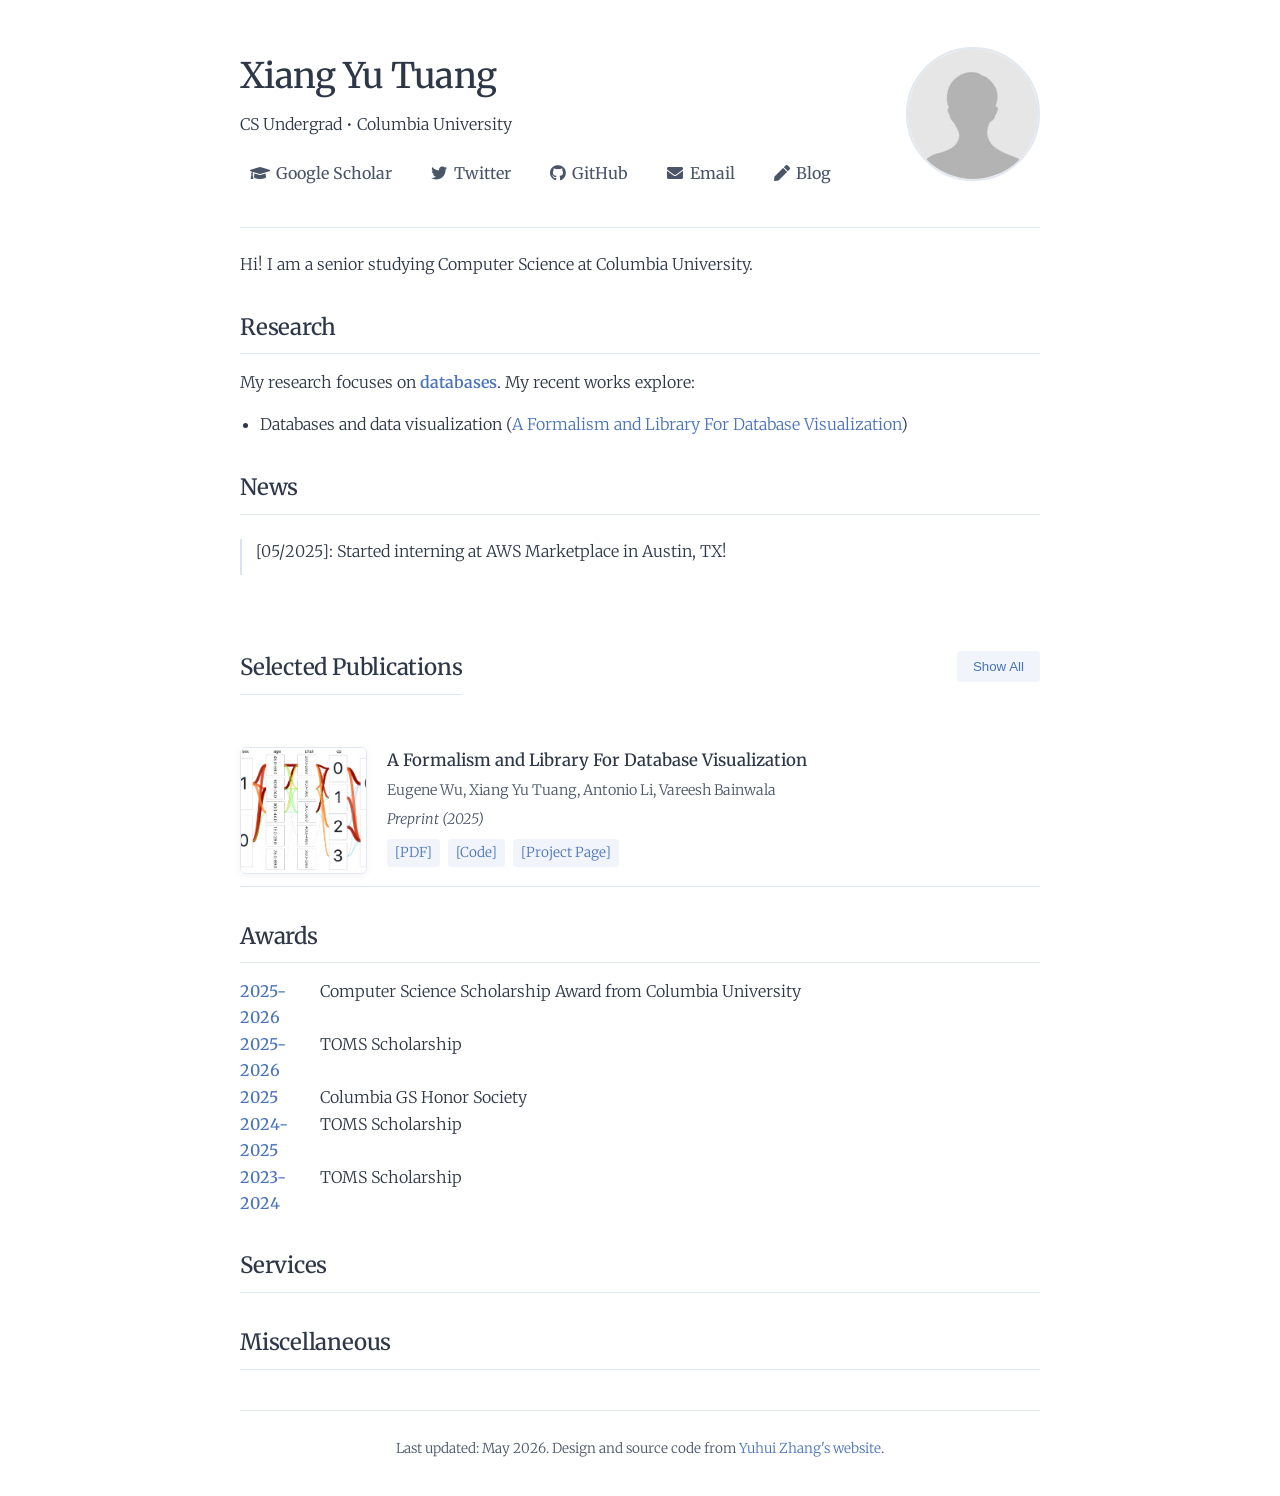
<file: index.html>
<!DOCTYPE html>
<html lang="en">
<head>
    <meta charset="UTF-8">
    <meta name="viewport" content="width=device-width, initial-scale=1.0">
    <meta name="description" content="Academic Homepage">
    <meta name="keywords" content="Computer Science, Research, Databases">
    <meta name="author" content="Anonymous">
    <meta property="og:title" content="Academic Homepage">
    <meta property="og:description" content="Research in computer science and related fields.">
    <meta property="og:type" content="website">
    <meta property="og:url" content="#">
    <meta name="twitter:card" content="summary">
    <meta name="twitter:creator" content="@anonymous">
    <title>Academic Homepage</title>
    <link rel="stylesheet" href="https://fonts.googleapis.com/css2?family=Merriweather:wght@300;400;500;600&display=swap">
    <link rel="stylesheet" href="https://cdnjs.cloudflare.com/ajax/libs/font-awesome/5.15.3/css/all.min.css">
    <link rel="stylesheet" href="styles.css">
</head>
<body id="top">
    <header>
        <div class="header-content">
            <h1>Xiang Yu Tuang</h1>
            <p>CS Undergrad • Columbia University</p>
            <div class="social-links-header">
                <a href="https://scholar.google.com/citations?hl=en&user=UgK-NsoAAAAJ"><i class="fas fa-graduation-cap"></i>Google Scholar</a>
                <a href="#"><i class="fab fa-twitter"></i>Twitter</a>
                <a href="https://github.com/xytuang"><i class="fab fa-github"></i>GitHub</a>
                <a href="xt2280@columbia.edu"><i class="fas fa-envelope"></i>Email</a>
                <a href="blog.html"><i class="fas fa-pen"></i>Blog</a>
            </div>
        </div>
        <div class="header-image">
            <img src="images/profile.jpg" alt="Profile Photo">
        </div>
    </header>

    <main>
        <section id="about">
            <p>Hi! I am a senior studying Computer Science at Columbia University.</p>
        </section>

        <section id="research">
            <h2>Research</h2>
            <p>My research focuses on <strong>databases</strong>. My recent works explore:</p>
            <ul>
                <li>Databases and data visualization (<a href="https://arxiv.org/pdf/2504.08979">A Formalism and Library For Database Visualization</a>)</li>
            </ul>
        </section>

        <section id="news">
            <h2>News</h2>
            <div class="news-container">
                <ul class="news-list">
                    <li>[05/2025]: Started interning at AWS Marketplace in Austin, TX!</li>
                </ul>
            </div>
        </section>

        <section id="publications">
            <div class="publications-header">
                <h2 id="toggle-header">Selected Publications</h2>
                <button id="toggle-publications" class="toggle-publications">Show All</button>
            </div>
            <div id="publications-container">
                <!-- Publications will be dynamically loaded here -->
            </div>
        </section>

        <section id="awards">
            <h2>Awards</h2>
            <div class="award-item">
                <span class="award-year">2025-2026</span>
                <div class="award-desc">Computer Science Scholarship Award from Columbia University</div>
            </div>
            <div class="award-item">
                <span class="award-year">2025-2026</span>
                <div class="award-desc">TOMS Scholarship</div>
            </div>
            <div class="award-item">
                <span class="award-year">2025</span>
                <div class="award-desc">Columbia GS Honor Society</div>
            </div>
            <div class="award-item">
                <span class="award-year">2024-2025</span>
                <div class="award-desc">TOMS Scholarship</div>
            </div>
            <div class="award-item">
                <span class="award-year">2023-2024</span>
                <div class="award-desc">TOMS Scholarship</div>
            </div>
        </section>

        <section id="services">
            <h2>Services</h2>
        </section>

        <section id="miscellaneous">
            <h2>Miscellaneous</h2>
            <div class="misc-item">
                <p></p>
            </div>
        </section>
    </main>

    <footer>
        <p>Last updated: May 2026. Design and source code from <a href="https://cs.stanford.edu/~yuhuiz/">Yuhui Zhang's website</a>.</p>
    </footer>

    <div id="imageModal" class="modal">
        <span class="modal-close" onclick="closeModal()">&times;</span>
        <img class="modal-content" id="modalImage">
    </div>
    <script src="scripts.js"></script>
</body>
</html>
</file>
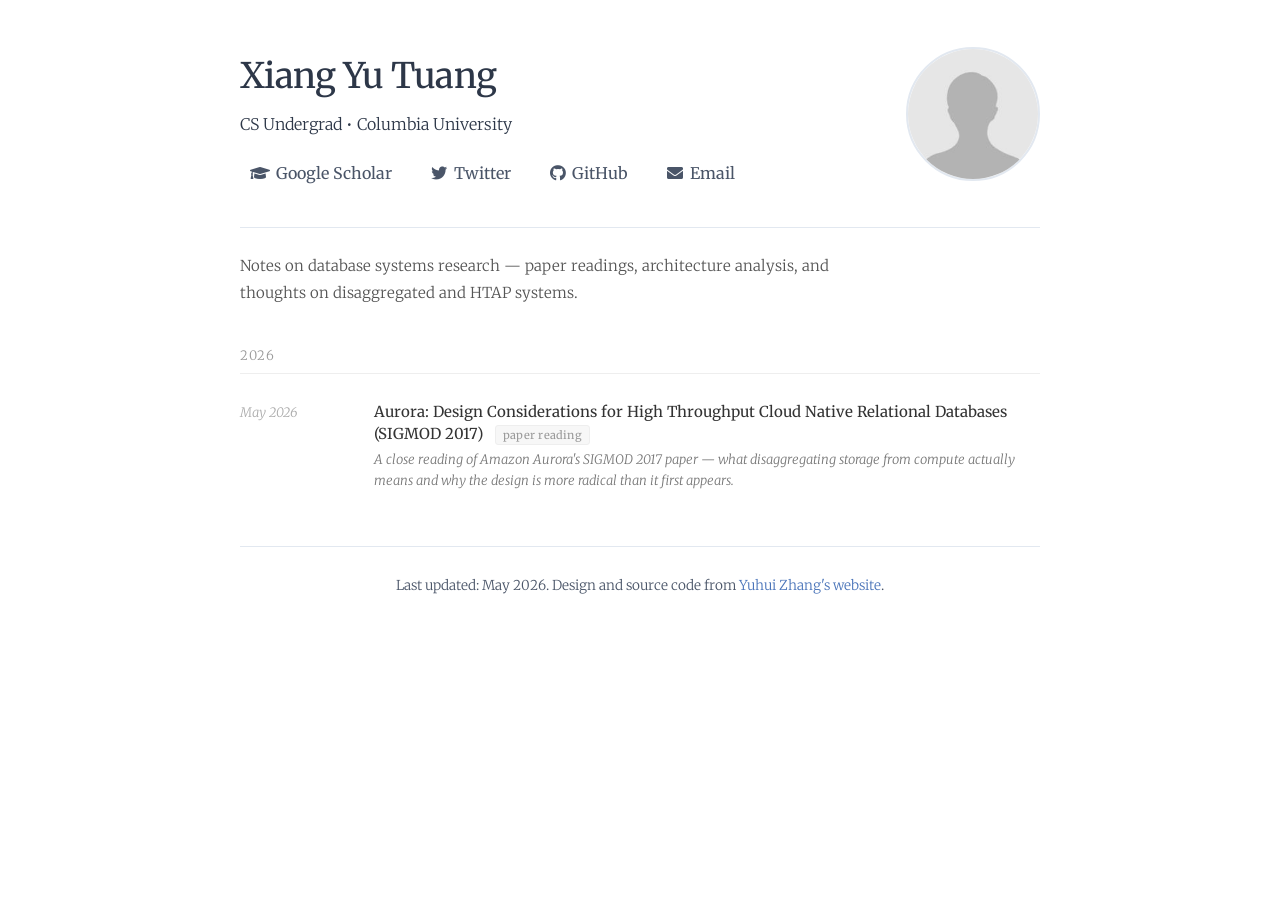
<file: blog.html>
<!DOCTYPE html>
<html lang="en">
<head>
    <meta charset="UTF-8">
    <meta name="viewport" content="width=device-width, initial-scale=1.0">
    <meta name="description" content="Blog - Xiang Yu Tuang">
    <meta name="keywords" content="Databases, Systems Research, HTAP, Disaggregated Storage">
    <meta name="author" content="Xiang Yu Tuang">
    <meta property="og:title" content="Blog - Xiang Yu Tuang">
    <meta property="og:description" content="Notes on database systems research.">
    <meta property="og:type" content="website">
    <meta name="twitter:card" content="summary">
    <meta name="twitter:creator" content="@anonymous">
    <title>Blog - Xiang Yu Tuang</title>
    <link rel="stylesheet" href="https://fonts.googleapis.com/css2?family=Merriweather:ital,wght@0,300;0,400;0,700;1,300;1,400&display=swap">
    <link rel="stylesheet" href="https://cdnjs.cloudflare.com/ajax/libs/font-awesome/5.15.3/css/all.min.css">
    <link rel="stylesheet" href="styles.css">
    <style>
        .blog-intro {
            font-size: 15px;
            color: #555;
            line-height: 1.8;
            margin-bottom: 2.5rem;
            max-width: 600px;
        }

        .year-label {
            font-size: 13px;
            font-family: 'Merriweather', serif;
            color: #999;
            letter-spacing: 0.05em;
            margin: 2rem 0 0.75rem;
            padding-bottom: 0.4rem;
            border-bottom: 1px solid #eee;
        }

        .post-list {
            list-style: none;
            padding: 0;
            margin: 0;
        }

        .post-item {
            display: grid;
            grid-template-columns: 110px 1fr;
            gap: 0 1.5rem;
            padding: 0.9rem 0;
            border-bottom: 1px solid #f0f0f0;
            align-items: start;
        }

        .post-item:last-child {
            border-bottom: none;
        }

        .post-date {
            font-size: 13px;
            color: #aaa;
            padding-top: 2px;
            white-space: nowrap;
            font-style: italic;
        }

        .post-content {}

        .post-title {
            font-size: 15px;
            font-weight: 400;
            margin: 0 0 0.3rem;
            line-height: 1.5;
        }

        .post-title a {
            color: #333;
            text-decoration: none;
            border-bottom: 1px solid transparent;
            transition: border-color 0.15s ease;
        }

        .post-title a:hover {
            border-bottom-color: #333;
        }

        .post-desc {
            font-size: 13px;
            color: #777;
            line-height: 1.6;
            margin: 0;
            font-style: italic;
        }

        .post-tag {
            display: inline-block;
            font-size: 11px;
            color: #999;
            background: #f7f7f7;
            border: 1px solid #eee;
            padding: 1px 7px;
            border-radius: 3px;
            margin-left: 8px;
            vertical-align: middle;
            font-style: normal;
            letter-spacing: 0.02em;
        }

        @media (max-width: 600px) {
            .post-item {
                grid-template-columns: 1fr;
                gap: 0.25rem;
            }
        }
    </style>
</head>
<body id="top">
    <header>
        <div class="header-content">
            <h1>Xiang Yu Tuang</h1>
            <p>CS Undergrad • Columbia University</p>
            <div class="social-links-header">
                <a href="https://scholar.google.com/citations?hl=en&user=UgK-NsoAAAAJ"><i class="fas fa-graduation-cap"></i>Google Scholar</a>
                <a href="#"><i class="fab fa-twitter"></i>Twitter</a>
                <a href="https://github.com/xytuang"><i class="fab fa-github"></i>GitHub</a>
                <a href="xt2280@columbia.edu"><i class="fas fa-envelope"></i>Email</a>
            </div>
        </div>
        <div class="header-image">
            <img src="images/profile.jpg" alt="Profile Photo">
        </div>
    </header>

    <main>
        <section id="blog">
            <p class="blog-intro">
                Notes on database systems research — paper readings, architecture analysis,
                and thoughts on disaggregated and HTAP systems.
            </p>

            <div class="year-label">2026</div>

            <ul class="post-list">
                <li class="post-item">
                    <span class="post-date">May 2026</span>
                    <div class="post-content">
                        <p class="post-title">
                            <a href="posts/aurora-high-throughput.html">Aurora: Design Considerations for High Throughput Cloud Native Relational Databases (SIGMOD 2017)</a>
                            <span class="post-tag">paper reading</span>
                        </p>
                        <p class="post-desc">A close reading of Amazon Aurora's SIGMOD 2017 paper — what disaggregating storage from compute actually means and why the design is more radical than it first appears.</p>
                    </div>
                </li>

                <!-- <li class="post-item">
                    <span class="post-date">May 2026</span>
                    <div class="post-content">
                        <p class="post-title">
                            <a href="posts/extensibility-problem-htap.html">The extensibility problem in HTAP systems</a>
                            <span class="post-tag">research</span>
                        </p>
                        <p class="post-desc">Every disaggregated HTAP system reimplements the same components in incompatible ways. Here's what a more modular architecture might look like.</p>
                    </div>
                </li> -->
            </ul>
        </section>
    </main>

    <footer>
        <p>Last updated: May 2026. Design and source code from <a href="https://cs.stanford.edu/~yuhuiz/">Yuhui Zhang's website</a>.</p>
    </footer>

    <script src="scripts.js"></script>
</body>
</html>
</file>
<file: styles.css>
:root {
  --bg-color: #fff;
  --text-color: #2d3748;
  --text-secondary: #4a5568;
  --accent-color: #4a74b9;
  --accent-hover: #3a5c9e;
  --border-color: #e2e8f0;
  --shadow-color: rgba(0,0,0,0.05);
  --animation-offset: 3px;
  --transition-time: 0.3s;
}

body {
  font-family: 'Merriweather', Georgia, 'Times New Roman', serif;
  line-height: 1.6;
  max-width: 800px;
  margin: 0 auto;
  padding: 1.5rem;
  color: var(--text-color);
  background-color: var(--bg-color);
  font-weight: 300;
}

header {
  margin-bottom: 1.5rem;
  border-bottom: 1px solid var(--border-color);
  padding-bottom: 1rem;
  display: flex;
  align-items: center;
  justify-content: space-between;
}

.header-content {
  flex: 1;
}

.header-image img {
  width: 130px;
  height: 130px;
  object-fit: cover;
  border-radius: 50%;
  border: 2px solid var(--border-color);
  transition: transform var(--transition-time) ease, box-shadow var(--transition-time) ease;
}

.header-image img:hover {
  transform: scale(1.02);
  box-shadow: 0 5px 15px var(--shadow-color);
}

h1 {
  font-size: 2.2rem;
  font-weight: 500;
  margin-bottom: 0.25rem;
  letter-spacing: -0.02em;
}

h2 {
  font-size: 1.4rem;
  font-weight: 500;
  margin: 1.75rem 0 1rem;
  padding-bottom: 0.5rem;
  border-bottom: 1px solid var(--border-color);
  letter-spacing: -0.01em;
}

/* Navigation */
nav {
  margin-top: 1.5rem;
}

nav ul {
  list-style: none;
  padding: 0;
  display: flex;
  flex-wrap: wrap;
  gap: 1.25rem;
}

nav a, .social-links-header a {
  text-decoration: none;
  color: var(--text-secondary);
  transition: all var(--transition-time) ease;
  font-weight: 400;
  padding: 0.3rem 0.6rem;
  border-radius: 4px;
}

nav a:hover, .social-links-header a:hover {
  color: var(--accent-color);
  background-color: rgba(74, 116, 185, 0.08);
  transform: translateX(var(--animation-offset));
}

.social-links-header {
  display: flex;
  gap: 1.25rem;
  margin: 1.2rem 0;
}

.social-links-header a i {
  margin-right: 0.4rem;
}

/* Unified animation for elements (not sections) */
.publication-item, .award-item, .service-category, .misc-item, .news-list li {
  transition: transform var(--transition-time) ease;
}

.publication-item:hover, .award-item:hover, 
.service-category:hover, .misc-item:hover, .news-list li:hover {
  transform: translateX(var(--animation-offset));
}

/* Section animation */
@keyframes fadeIn {
  from {
    opacity: 0;
    transform: translateX(var(--animation-offset));
  }
  to {
    opacity: 1;
    transform: translateX(0);
  }
}

section {
  margin-bottom: 2rem;
  scroll-margin-top: 1rem;
  animation: fadeIn 0.8s ease-out;
  width: 100%;
}

/* Publication styles */
.publications-header {
  display: flex;
  justify-content: space-between;
  align-items: center;
  margin-bottom: 1.5rem;
}

.toggle-publications {
  background-color: rgba(74, 116, 185, 0.08);
  color: var(--accent-color);
  border: none;
  padding: 0.5rem 1rem;
  border-radius: 4px;
  cursor: pointer;
  font-weight: 500;
  transition: all var(--transition-time) ease;
}

.toggle-publications:hover {
  background-color: var(--accent-color);
  color: white;
}

.publication-item {
  margin-bottom: 1.5rem;
  padding: 0.75rem 0;
  border-bottom: 1px solid var(--border-color);
  display: flex;
  gap: 1.25rem;
}

.pub-thumbnail {
  width: 125px;
  height: 125px;
  flex-shrink: 0;
  border: 1px solid var(--border-color);
  overflow: hidden;
  cursor: pointer;
  position: relative;
  border-radius: 6px;
  box-shadow: 0 2px 8px var(--shadow-color);
}

.pub-thumbnail img {
  width: 100%;
  height: 100%;
  object-fit: cover;
  transition: transform var(--transition-time) ease;
}

.pub-thumbnail:hover img {
  transform: scale(1.08);
}

.pub-content {
  flex: 1;
}

.pub-title {
  font-weight: 500;
  margin-bottom: 0.4rem;
  font-size: 1.05rem;
}

.pub-authors {
  font-size: 0.9rem;
  margin-bottom: 0.4rem;
  color: var(--text-secondary);
  line-height: 1.5;
}

.highlight-name {
  font-weight: 600;
  color: var(--accent-color);
}

.pub-venue-container {
  display: flex;
  flex-wrap: wrap;
  align-items: center;
  gap: 0.75rem;
  margin-bottom: 0.5rem;
}

.pub-venue {
  font-size: 0.9rem;
  font-style: italic;
  color: var(--text-secondary);
}

.pub-award {
  font-size: 0.85rem;
  font-weight: 500;
  color: #fff;
  background-color: var(--accent-color);
  padding: 0.15rem 0.5rem;
  border-radius: 4px;
  display: inline-block;
  box-shadow: 0 1px 3px rgba(0,0,0,0.1);
  white-space: nowrap;
  animation: pulse 2s infinite;
}

@keyframes pulse {
  0% {
    box-shadow: 0 0 0 0 rgba(74, 116, 185, 0.4);
  }
  70% {
    box-shadow: 0 0 0 6px rgba(74, 116, 185, 0);
  }
  100% {
    box-shadow: 0 0 0 0 rgba(74, 116, 185, 0);
  }
}

.pub-links {
  font-size: 0.85rem;
  display: flex;
  flex-wrap: wrap;
  gap: 0.5rem;
}

.pub-links a {
  color: var(--accent-color);
  transition: all var(--transition-time) ease;
  padding: 0.2rem 0.5rem;
  border-radius: 4px;
  background-color: rgba(74, 116, 185, 0.08);
}

.pub-links a:hover {
  color: #fff;
  background-color: var(--accent-color);
  transform: translateX(3px);
  box-shadow: 0 2px 5px rgba(74, 116, 185, 0.2);
}

/* Awards section */
.award-item {
  display: flex;
  align-items: baseline;
  margin-bottom: 0.1rem;
}

.award-year {
  font-weight: 500;
  color: var(--accent-color);
  flex: 0 0 80px;
}

.award-desc {
  flex: 1;
}

.award-desc small {
  font-size: 0.85rem;
  color: var(--text-secondary);
  margin-left: 0.5rem;
}

/* News section */
.news-container {
  max-height: 300px;
  overflow-y: auto;
  scrollbar-width: none;
  -ms-overflow-style: none;
}

.news-container::-webkit-scrollbar {
  display: none;
}

.news-list {
  padding-left: 0;
  list-style-type: none;
  margin: 0.5rem 0;
}

.news-list li {
  margin-bottom: 0.9rem;
  padding-left: 0.9rem;
  border-left: 2px solid rgba(74, 116, 185, 0.2);
  padding-bottom: 0.7rem;
}

.news-list li:hover {
  border-left-color: var(--accent-color);
}

/* Services and misc */
.service-title {
  font-weight: 500;
  margin-bottom: 0.35rem;
  color: var(--accent-color);
}

.service-category p, .misc-item p {
  margin: 0.25rem 0 0.75rem;
}

/* Footer */
footer {
  margin-top: 2.5rem;
  padding-top: 1.2rem;
  border-top: 1px solid var(--border-color);
  font-size: 0.85rem;
  color: var(--text-secondary);
  text-align: center;
}

/* Generic styles */
a {
  color: var(--accent-color);
  text-decoration: none;
  transition: color var(--transition-time) ease;
}

a:hover {
  color: var(--accent-hover);
}

em {
  font-style: italic;
  color: var(--text-secondary);
}

ul {
  padding-left: 1.25rem;
}

p {
  margin: 0.5rem 0 0.75rem;
}

strong {
  font-weight: 600;
  color: var(--accent-color);
}

/* Modal styles */
.modal {
  display: none;
  position: fixed;
  z-index: 1000;
  padding-top: 100px;
  left: 0;
  top: 0;
  width: 100%;
  height: 100%;
  overflow: auto;
  background-color: rgba(0,0,0,0.85);
  transition: opacity var(--transition-time);
  opacity: 0;
}

.modal.show {
  opacity: 1;
}

.modal-content {
  margin: auto;
  display: block;
  max-width: 85%;
  max-height: 85%;
  border-radius: 4px;
  box-shadow: 0 10px 25px rgba(0,0,0,0.3);
  animation: zoom var(--transition-time) ease-out;
}

@keyframes zoom {
  from {
    transform: scale(0.8);
    opacity: 0;
  }
  to {
    transform: scale(1);
    opacity: 1;
  }
}

.modal-close {
  position: absolute;
  top: 15px;
  right: 35px;
  color: #f1f1f1;
  font-size: 35px;
  font-weight: normal;
  cursor: pointer;
  transition: color var(--transition-time);
  opacity: 0.8;
}

.modal-close:hover {
  color: #fff;
  opacity: 1;
  transform: scale(1.1);
}

/* Responsive design fixes */
@media (max-width: 768px) {
  /* Make header stack vertically on mobile */
  header {
    flex-direction: column-reverse;
    align-items: center;
    text-align: center;
    gap: 1rem;
  }

  /* Center social links on mobile */
  .social-links-header {
    flex-wrap: wrap;
    justify-content: center;
  }

  /* Disable right-moving hover animations on mobile */
  .publication-item:hover, .award-item:hover, 
  .service-category:hover, .misc-item:hover, .news-list li:hover,
  nav a:hover, .social-links-header a:hover, .pub-links a:hover {
    transform: none !important;
  }
}
</file>
